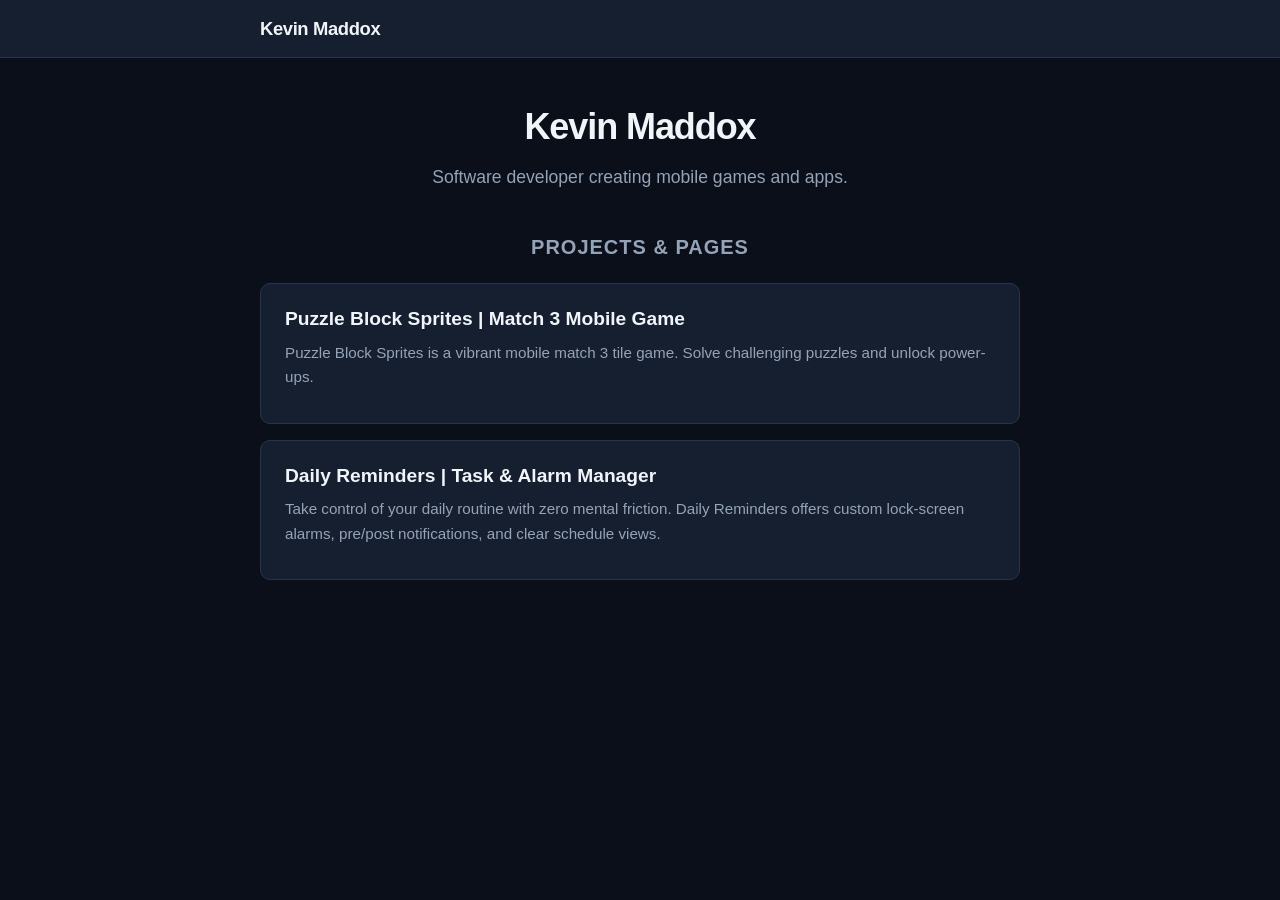
<file: index.html>
﻿<!DOCTYPE html>
<html lang="en">
	<head>
		<title>Kevin Maddox | Games &amp; Mobile Applications</title>
		<meta name="description" content="Official directory and home page for Kevin Maddox games and mobile applications.">
		<link rel="stylesheet" href="style-639299333703189840.css">
		<meta name="keywords" content="Kevin Maddox, indie game developer, Puzzle Block Sprites, mobile apps, software developer">
		<meta name="author" content="Kevin Maddox">
		<meta name="robots" content="index, follow">
		<meta name="last-modified" content="2026-11-10T18:49:30Z">
		<meta property="og:title" content="Kevin Maddox | Games &amp; Mobile Applications">
		<meta property="og:description" content="Official directory and home page for Kevin Maddox games and mobile applications.">
		<meta property="og:type" content="website">
		<meta property="og:site_name" content="Kevin Maddox">
		<meta name="twitter:card" content="summary_large_image">
		<meta name="twitter:title" content="Kevin Maddox | Games &amp; Mobile Applications">
		<meta name="twitter:description" content="Official directory and home page for Kevin Maddox games and mobile applications.">
		<link rel="icon" type="image/png" href="./favicon-96x96.png" sizes="96x96" />
		<link rel="icon" type="image/svg+xml" href="./favicon.svg" />
		<link rel="shortcut icon" href="./favicon.ico" />
		<link rel="apple-touch-icon" sizes="180x180" href="./apple-touch-icon.png" />
		<link rel="manifest" href="./site.webmanifest" />
	</head>
	<body>
		<header class="site-header">
			<nav class="topbar-nav" aria-label="Global Navigation">
				<a href="./index.html" class="brand-logo">Kevin Maddox</a>
			</nav>
		</header>
		<main class="main-container">
			<section class="hero-section">
				<h1>Kevin Maddox</h1>
				<p>Software developer creating mobile games and apps.</p>
			</section>
			<section class="directory-section">
				<h2>Projects &amp; Pages</h2>
				<ul class="card-list">
					<li class="card-item">
						<a href="Games/PuzzleBlockSprites/puzzle-block-sprites.html" class="card-link">
							<span class="card-title">Puzzle Block Sprites | Match 3 Mobile Game</span>
							<span class="card-desc">Puzzle Block Sprites is a vibrant mobile match 3 tile game. Solve challenging puzzles and unlock power-ups.</span>
						</a>
					</li>
					<li class="card-item">
						<a href="Apps/DailyReminders/daily-reminders.html" class="card-link">
							<span class="card-title">Daily Reminders | Task &amp; Alarm Manager</span>
							<span class="card-desc">Take control of your daily routine with zero mental friction. Daily Reminders offers custom lock-screen alarms, pre/post notifications, and clear schedule views.</span>
						</a>
					</li>
				</ul>
			</section>
		</main>
	</body>
</html>
</file>
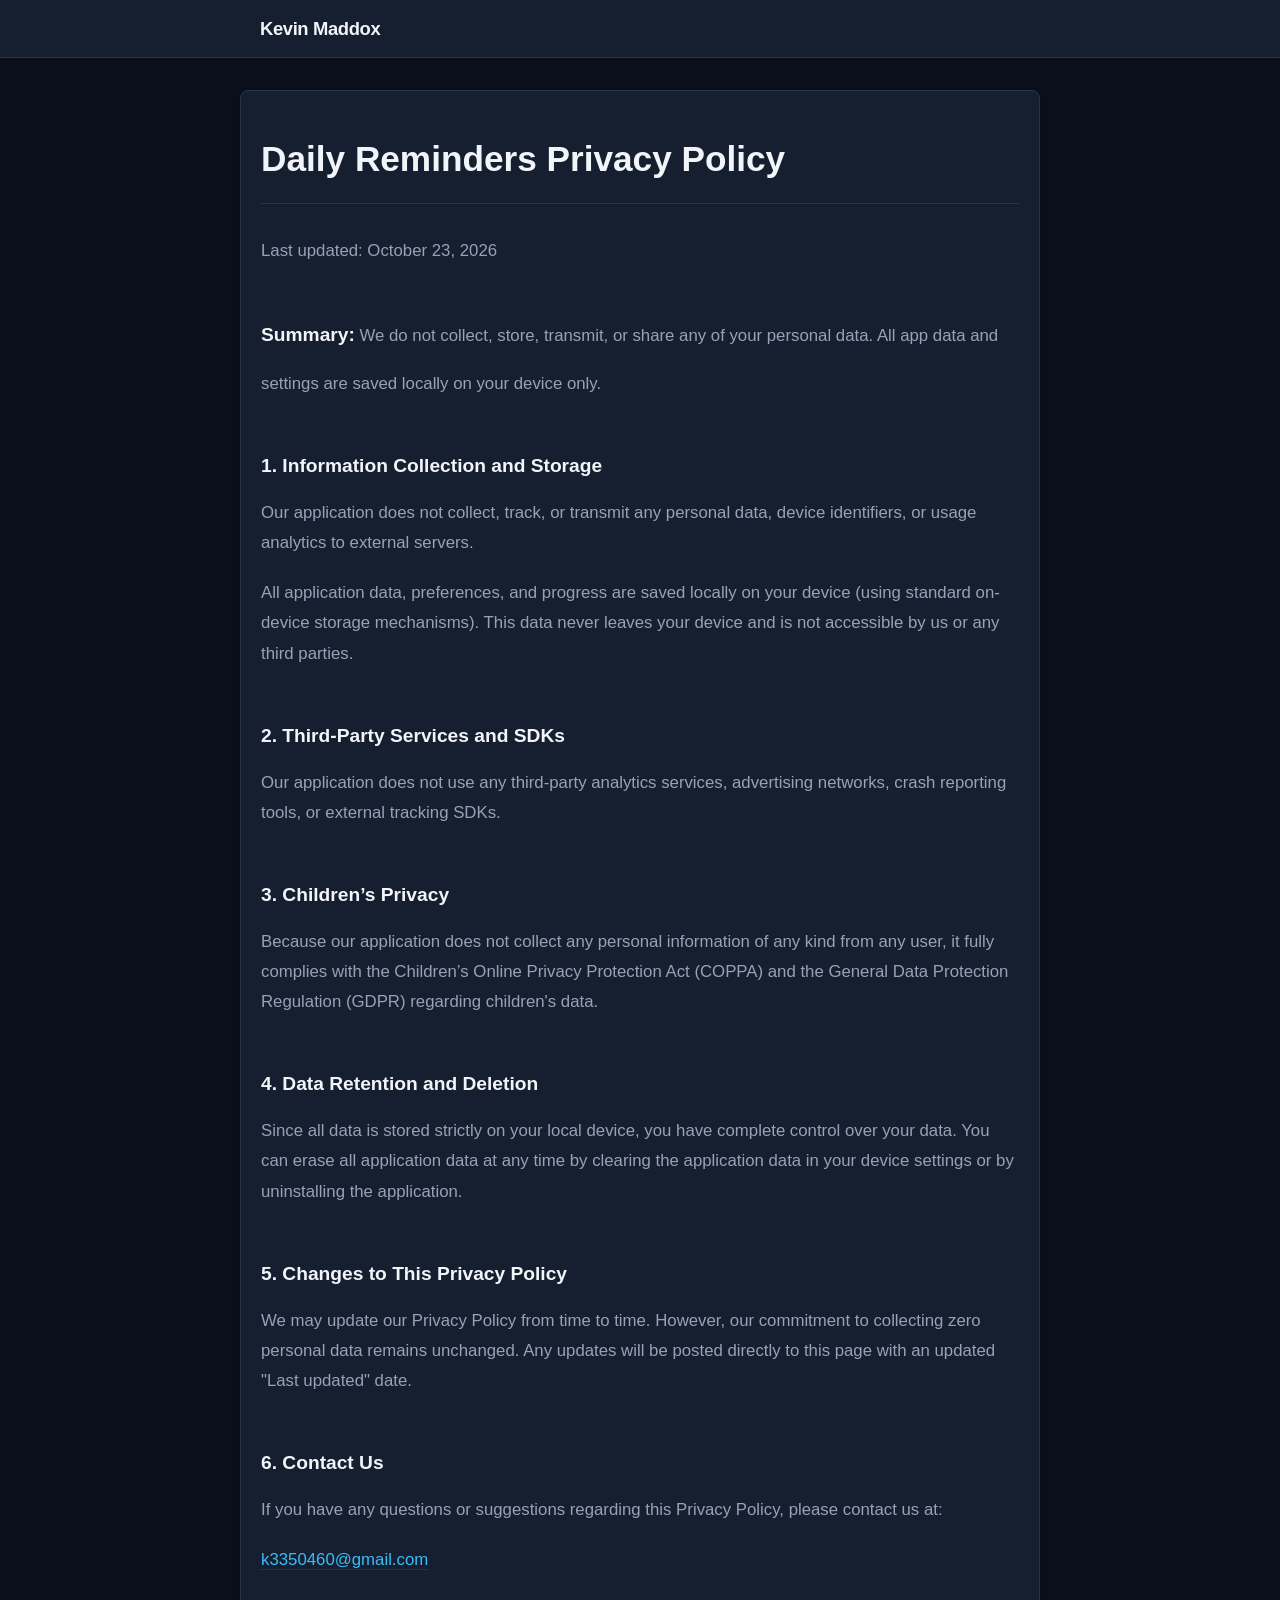
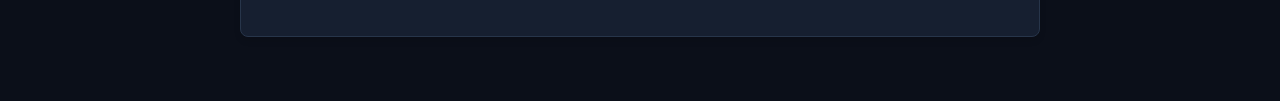
<file: Apps/DailyReminders/daily-reminders-privacy-policy.html>
﻿<!DOCTYPE html>
<html lang="en">
	<head>
		<title>Daily Reminders Privacy Policy</title>
		<meta name="description" content="Daily Reminders Privacy Policy">
		<meta name="keywords" content="DailyReminders, privacy policy, app">
		<meta name="author" content="Kevin Maddox">
		<meta name="robots" content="noindex, follow">
		<meta name="last-modified" content="2026-01-01T06:00:00Z">
		<meta property="og:title" content="Daily Reminders Privacy Policy">
		<meta property="og:description" content="Daily Reminders Privacy Policy">
		<meta property="og:type" content="website">
		<meta property="og:site_name" content="Kevin Maddox">
		<meta name="twitter:card" content="summary_large_image">
		<meta name="twitter:title" content="Daily Reminders Privacy Policy">
		<meta name="twitter:description" content="Daily Reminders Privacy Policy">
		<link rel="icon" type="image/png" href="../../favicon-96x96.png" sizes="96x96" />
		<link rel="icon" type="image/svg+xml" href="../../favicon.svg" />
		<link rel="shortcut icon" href="../../favicon.ico" />
		<link rel="apple-touch-icon" sizes="180x180" href="../../apple-touch-icon.png" />
		<link rel="manifest" href="../../site.webmanifest" />
		<link rel="stylesheet" href="../../style-639299333703189840.css">
		<link rel="stylesheet" href="../../style-game-privacy-policy-639299333703189840.css">
	</head>
	<body>
		<header class="site-header">
			<nav class="topbar-nav" aria-label="Global Navigation">
				<a href="../../index.html" class="brand-logo">Kevin Maddox</a>
			</nav>
		</header>
		<div class="privacy-content-wrapper">
			<h1>Daily Reminders Privacy Policy</h1>
			<p>Last updated: October 23, 2026</p>

<p><strong>Summary:</strong> We do not collect, store, transmit, or share any of your personal data. All app data and settings are saved locally on your device only.</p>

<h2>1. Information Collection and Storage</h2>
<p>Our application does not collect, track, or transmit any personal data, device identifiers, or usage analytics to external servers.</p>
<p>All application data, preferences, and progress are saved locally on your device (using standard on-device storage mechanisms). This data never leaves your device and is not accessible by us or any third parties.</p>

<h2>2. Third-Party Services and SDKs</h2>
<p>Our application does not use any third-party analytics services, advertising networks, crash reporting tools, or external tracking SDKs.</p>

<h2>3. Children’s Privacy</h2>
<p>Because our application does not collect any personal information of any kind from any user, it fully complies with the Children’s Online Privacy Protection Act (COPPA) and the General Data Protection Regulation (GDPR) regarding children's data.</p>

<h2>4. Data Retention and Deletion</h2>
<p>Since all data is stored strictly on your local device, you have complete control over your data. You can erase all application data at any time by clearing the application data in your device settings or by uninstalling the application.</p>

<h2>5. Changes to This Privacy Policy</h2>
<p>We may update our Privacy Policy from time to time. However, our commitment to collecting zero personal data remains unchanged. Any updates will be posted directly to this page with an updated "Last updated" date.</p>

<h2>6. Contact Us</h2>
<p>If you have any questions or suggestions regarding this Privacy Policy, please contact us at:</p>
<p><a href="mailto:k3350460@gmail.com">k3350460@gmail.com</a></p>

		</div>
	</body>
</html>
</file>
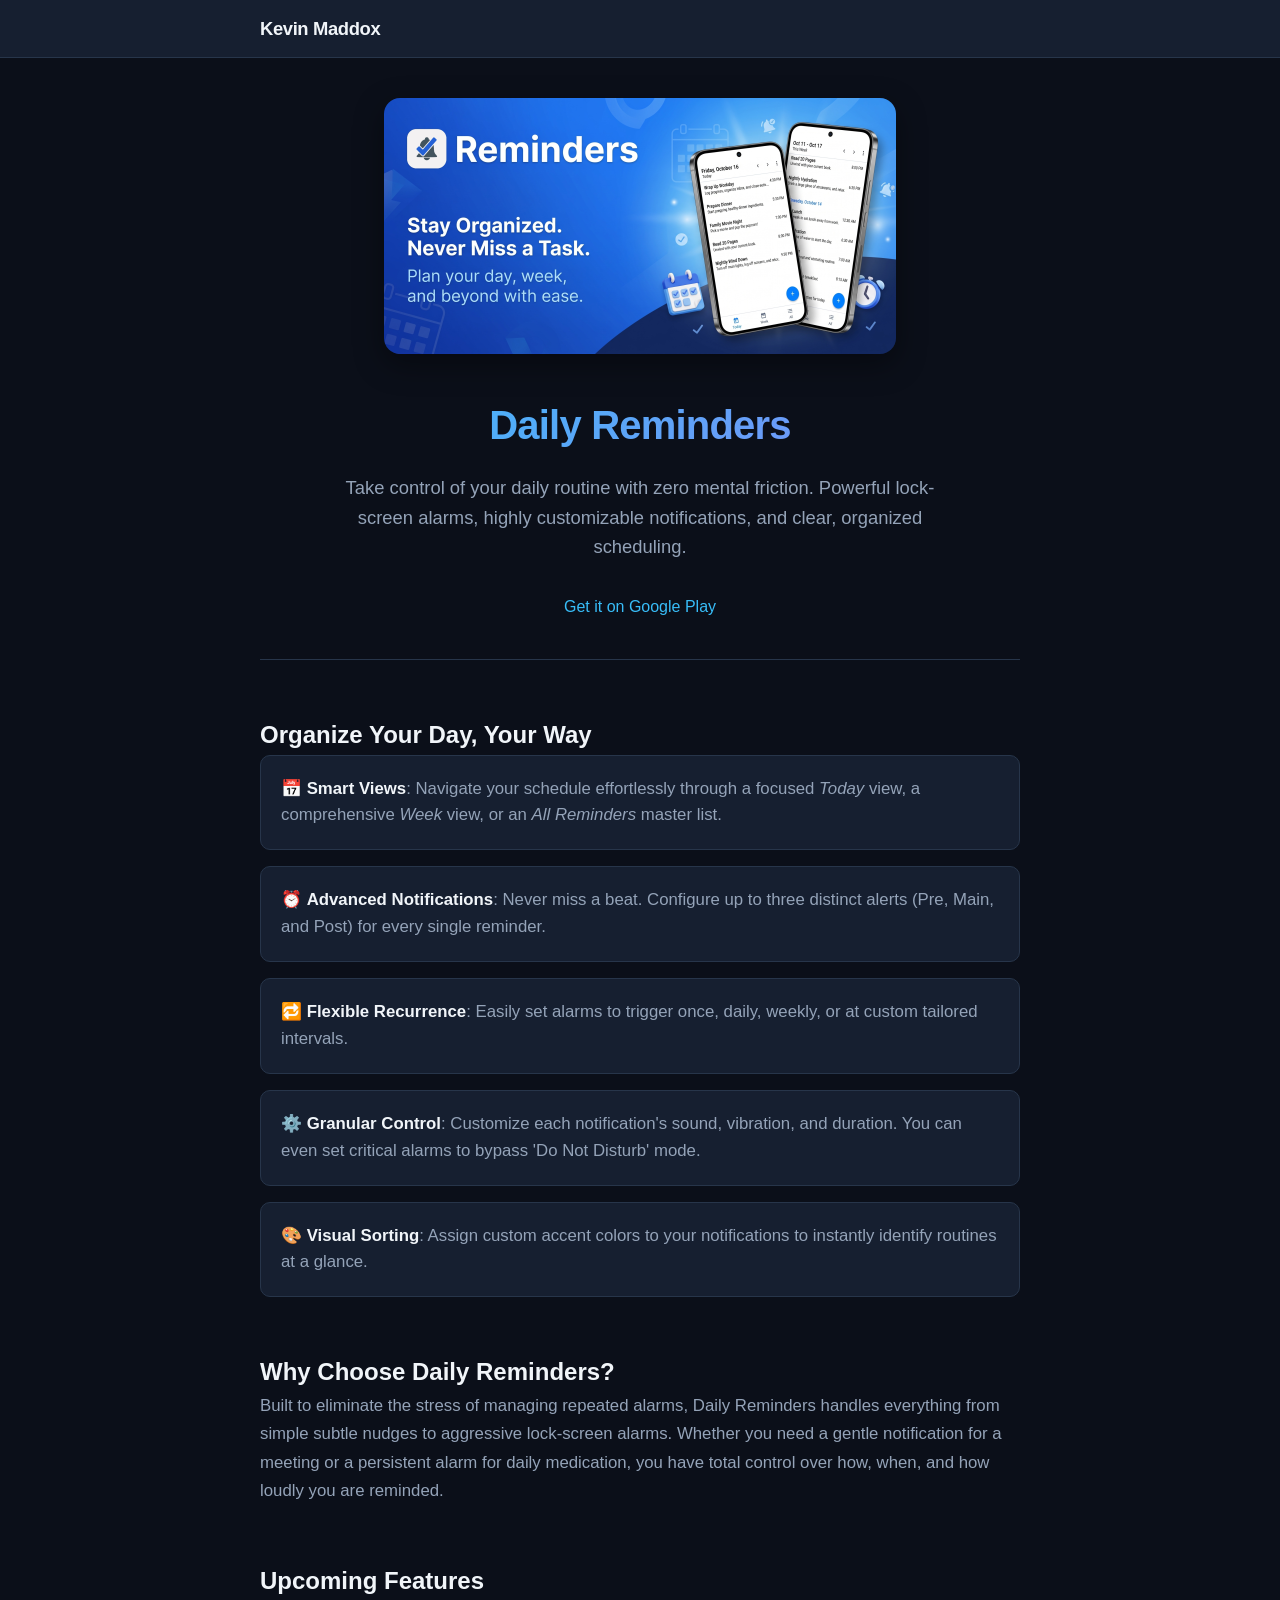
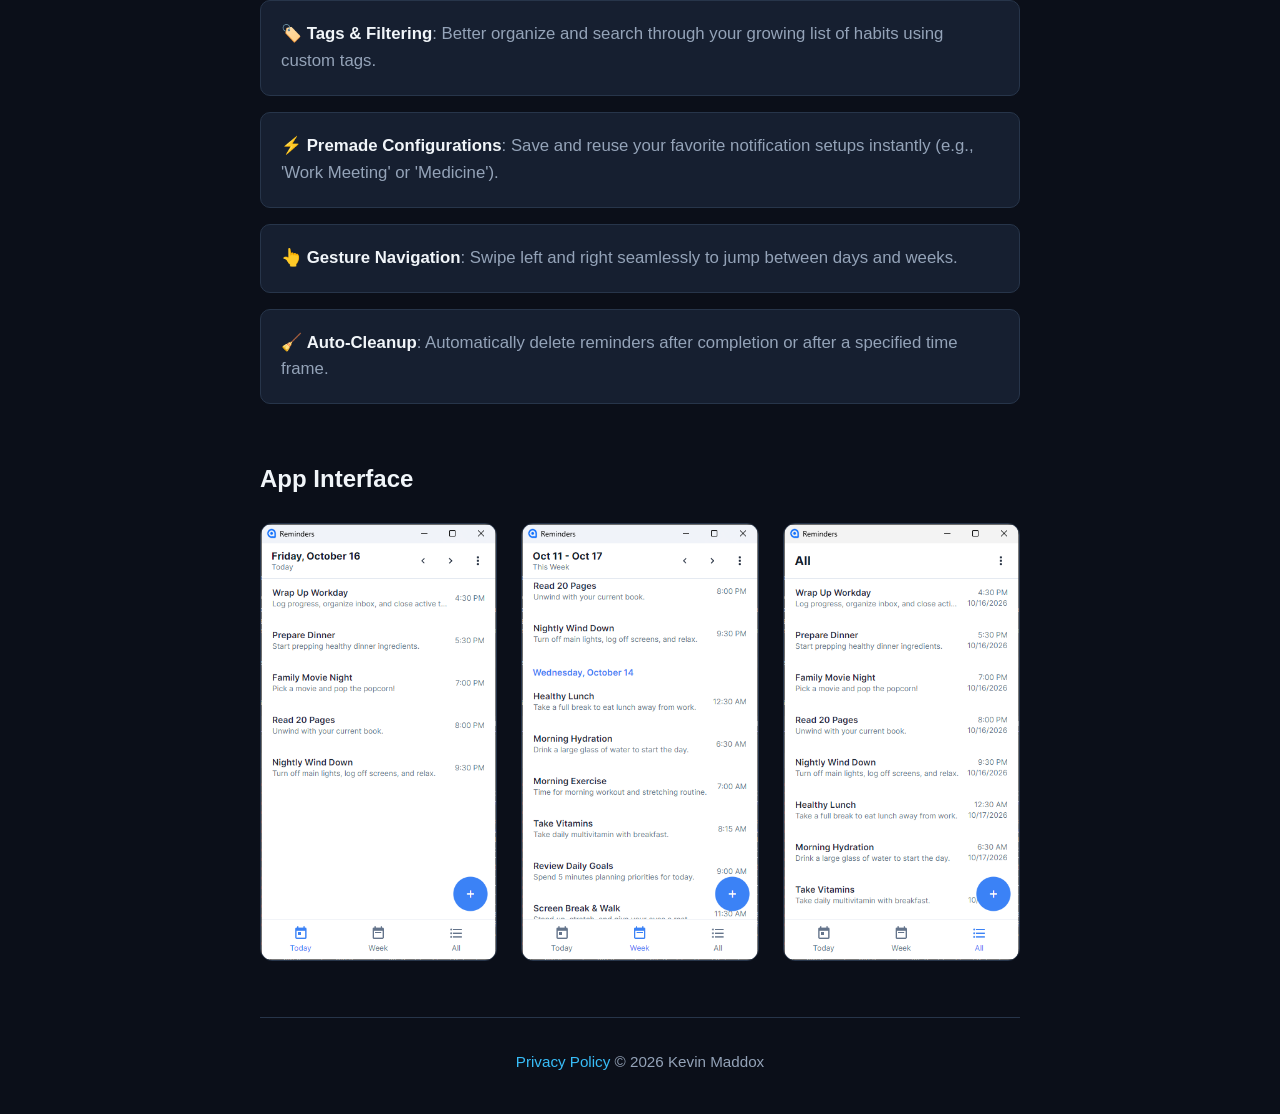
<file: Apps/DailyReminders/daily-reminders.html>
﻿<!DOCTYPE html>
<html lang="en">
	<head>
		<title>Daily Reminders | Task &amp; Alarm Manager</title>
		<meta name="description" content="Take control of your daily routine with zero mental friction. Daily Reminders offers custom lock-screen alarms, pre/post notifications, and clear schedule views.">
		<link rel="stylesheet" href="../../style-639299333703189840.css">
		<link rel="stylesheet" href="../../style-game-landing-page-639299333703189840.css">
		<meta name="keywords" content="Daily Reminders, alarms, notifications, daily routine, task manager, Android app">
		<meta name="author" content="Kevin Maddox">
		<meta name="robots" content="index, follow">
		<meta name="last-modified" content="2026-10-21T05:00:00Z">
		<meta property="og:title" content="Daily Reminders | Task &amp; Alarm Manager">
		<meta property="og:description" content="Take control of your daily routine with zero mental friction. Daily Reminders offers custom lock-screen alarms, pre/post notifications, and clear schedule views.">
		<meta property="og:type" content="website">
		<meta property="og:site_name" content="Kevin Maddox">
		<meta name="twitter:card" content="summary_large_image">
		<meta name="twitter:title" content="Daily Reminders | Task &amp; Alarm Manager">
		<meta name="twitter:description" content="Take control of your daily routine with zero mental friction. Daily Reminders offers custom lock-screen alarms, pre/post notifications, and clear schedule views.">
		<link rel="icon" type="image/png" href="../../favicon-96x96.png" sizes="96x96" />
		<link rel="icon" type="image/svg+xml" href="../../favicon.svg" />
		<link rel="shortcut icon" href="../../favicon.ico" />
		<link rel="apple-touch-icon" sizes="180x180" href="../../apple-touch-icon.png" />
		<link rel="manifest" href="../../site.webmanifest" />
	</head>
	<body>
		<header class="site-header">
			<nav class="topbar-nav" aria-label="Global Navigation">
				<a href="../../index.html" class="brand-logo">Kevin Maddox</a>
			</nav>
		</header>
		<main class="game-main">
			<section class="game-hero">
				<div class="hero-img-container">
					<img src="feature-graphic-1024-500-reminders.png" alt="Daily Reminders App Feature Image" class="hero-feature-img" loading="lazy">
				</div>
				<h1 class="game-title">Daily Reminders</h1>
				<p class="game-tagline">
					Take control of your daily routine with zero mental friction. Powerful lock-screen alarms, highly customizable notifications, and clear, organized scheduling.
				</p>
				<a href="https://play.google.com/store/apps/details?id=com.kevinmaddox.dailyreminders">Get it on Google Play</a>
			</section>
			<section class="game-section">
				<h2>Organize Your Day, Your Way</h2>
				<ul class="features-grid">
					<li>📅 <strong>Smart Views</strong>: Navigate your schedule effortlessly through a focused <em>Today</em> view, a comprehensive <em>Week</em> view, or an <em>All Reminders</em> master list.</li>
					<li>⏰ <strong>Advanced Notifications</strong>: Never miss a beat. Configure up to three distinct alerts (Pre, Main, and Post) for every single reminder.</li>
					<li>🔁 <strong>Flexible Recurrence</strong>: Easily set alarms to trigger once, daily, weekly, or at custom tailored intervals.</li>
					<li>⚙️ <strong>Granular Control</strong>: Customize each notification's sound, vibration, and duration. You can even set critical alarms to bypass 'Do Not Disturb' mode.</li>
					<li>🎨 <strong>Visual Sorting</strong>: Assign custom accent colors to your notifications to instantly identify routines at a glance.</li>
				</ul>
			</section>
			<section class="game-section">
				<h2>Why Choose Daily Reminders?</h2>
				<p>Built to eliminate the stress of managing repeated alarms, Daily Reminders handles everything from simple subtle nudges to aggressive lock-screen alarms. Whether you need a gentle notification for a meeting or a persistent alarm for daily medication, you have total control over how, when, and how loudly you are reminded.</p>
			</section>
			<section class="game-section">
				<h2>Upcoming Features</h2>
				<ul class="features-grid">
					<li>🏷️ <strong>Tags &amp; Filtering</strong>: Better organize and search through your growing list of habits using custom tags.</li>
					<li>⚡ <strong>Premade Configurations</strong>: Save and reuse your favorite notification setups instantly (e.g., 'Work Meeting' or 'Medicine').</li>
					<li>👆 <strong>Gesture Navigation</strong>: Swipe left and right seamlessly to jump between days and weeks.</li>
					<li>🧹 <strong>Auto-Cleanup</strong>: Automatically delete reminders after completion or after a specified time frame.</li>
				</ul>
			</section>
			<section class="game-section">
				<h2>App Interface</h2>
				<div class="screenshots-grid">
					<img src="Screenshot 2026-10-16 151937.png" alt="Today View Interface" class="screenshot-item" loading="lazy">
					<img src="Screenshot 2026-10-16 151956.png" alt="Week View Interface" class="screenshot-item" loading="lazy">
					<img src="Screenshot 2026-10-16 152000.png" alt="Reminder Editor Interface" class="screenshot-item" loading="lazy">
				</div>
			</section>
			<footer>
				<nav class="game-footer">
					<a href="daily-reminders-privacy-policy.html">Privacy Policy</a>
					<span class="footer-copyright">&copy; 2026 Kevin Maddox</span>
				</nav>
			</footer>
		</main>
	</body>
</html>
</file>
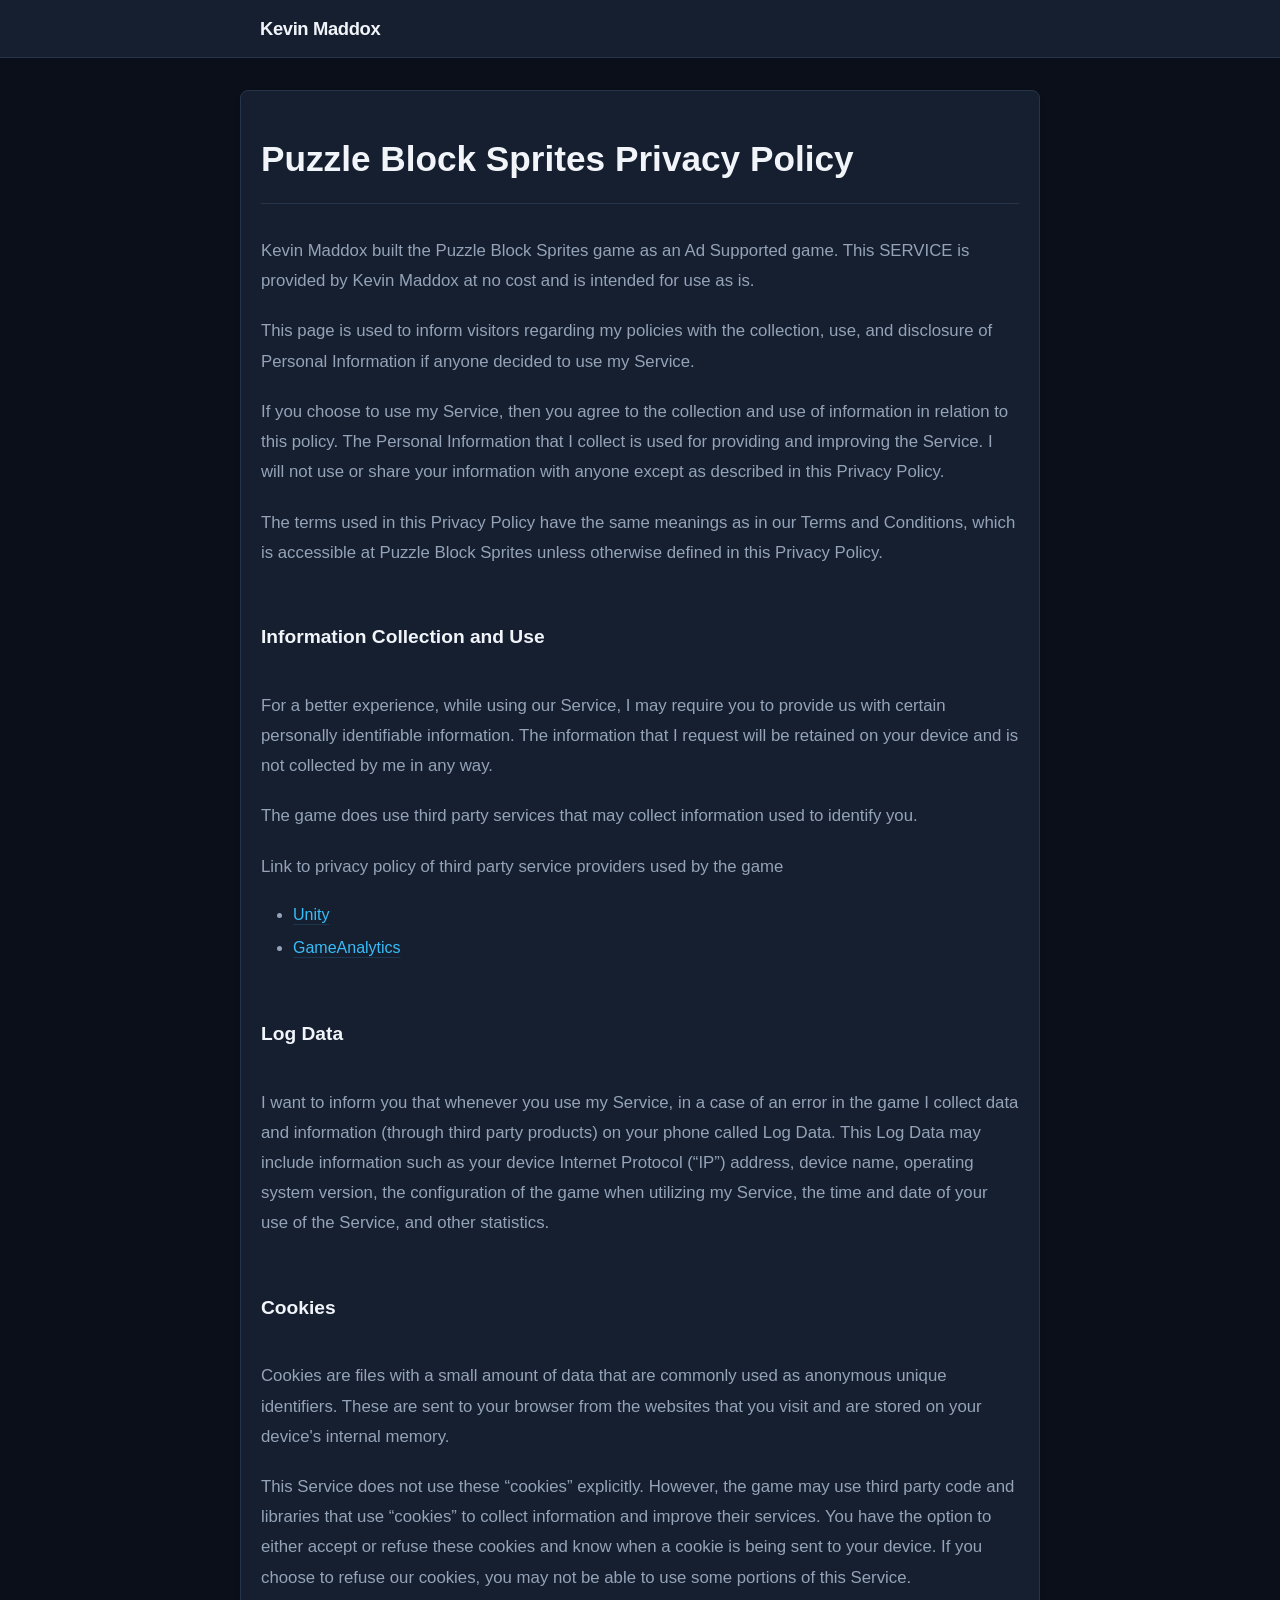
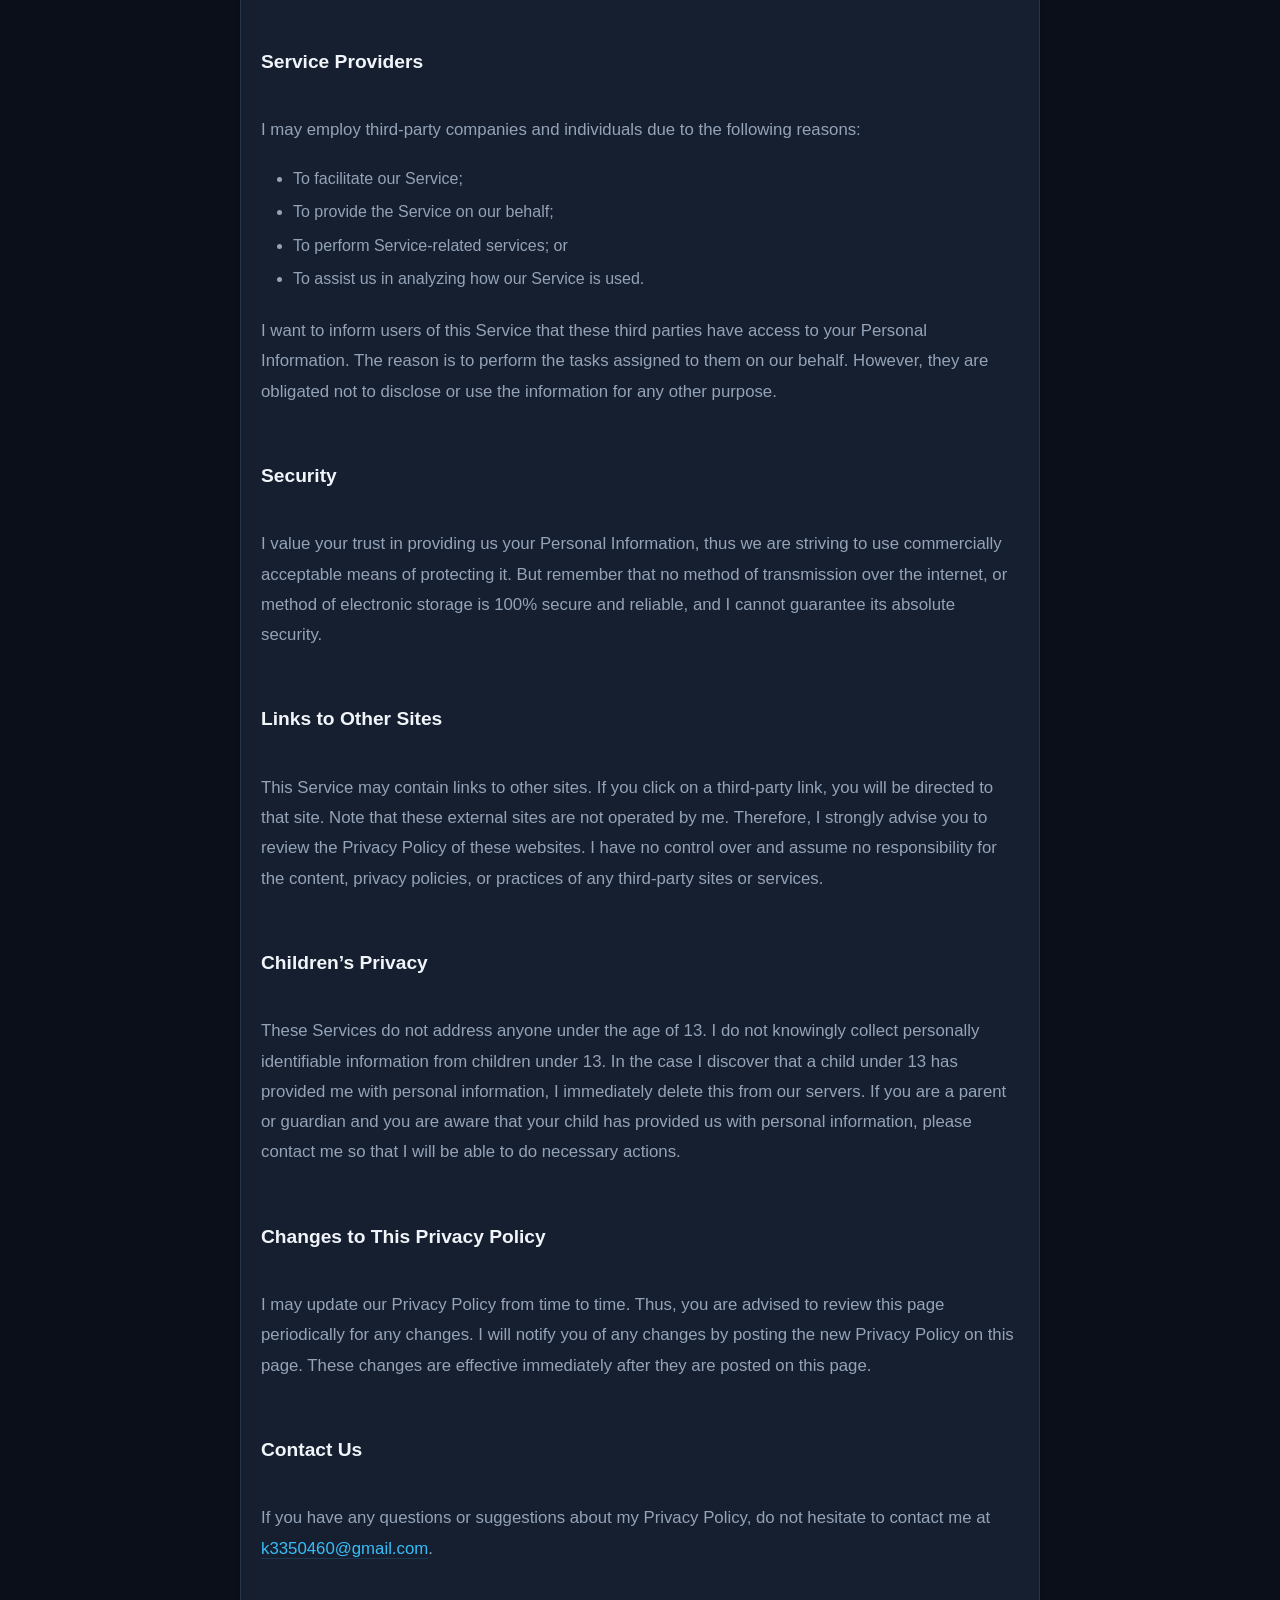
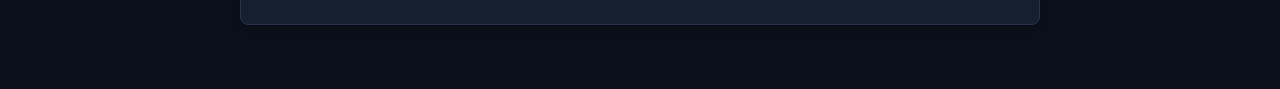
<file: Games/PuzzleBlockSprites/puzzle-block-sprites-privacy-policy.html>
﻿<!DOCTYPE html>
<html lang="en">
	<head>
		<title>Puzzle Block Sprites Privacy Policy</title>
		<meta name="description" content="Privacy Policy and data collection details for the mobile game Puzzle Block Sprites.">
		<meta name="keywords" content="Puzzle Block Sprites, privacy policy, mobile game, data collection">
		<meta name="author" content="Kevin Maddox">
		<meta name="robots" content="noindex, follow">
		<meta name="last-modified" content="2025-04-27T05:00:00Z">
		<meta property="og:title" content="Puzzle Block Sprites Privacy Policy">
		<meta property="og:description" content="Privacy Policy and data collection details for the mobile game Puzzle Block Sprites.">
		<meta property="og:type" content="website">
		<meta property="og:site_name" content="Kevin Maddox">
		<meta name="twitter:card" content="summary_large_image">
		<meta name="twitter:title" content="Puzzle Block Sprites Privacy Policy">
		<meta name="twitter:description" content="Privacy Policy and data collection details for the mobile game Puzzle Block Sprites.">
		<link rel="icon" type="image/png" href="../../favicon-96x96.png" sizes="96x96" />
		<link rel="icon" type="image/svg+xml" href="../../favicon.svg" />
		<link rel="shortcut icon" href="../../favicon.ico" />
		<link rel="apple-touch-icon" sizes="180x180" href="../../apple-touch-icon.png" />
		<link rel="manifest" href="../../site.webmanifest" />
		<link rel="stylesheet" href="../../style-639299333703189840.css">
		<link rel="stylesheet" href="../../style-game-privacy-policy-639299333703189840.css">
	</head>
	<body>
		<header class="site-header">
			<nav class="topbar-nav" aria-label="Global Navigation">
				<a href="../../index.html" class="brand-logo">Kevin Maddox</a>
			</nav>
		</header>
		<div class="privacy-content-wrapper">
			<h1>Puzzle Block Sprites Privacy Policy</h1>
			<p>Kevin Maddox built the Puzzle Block Sprites game as an Ad Supported game. This SERVICE is provided by Kevin Maddox at no cost and is intended for use as is.</p>

<p>This page is used to inform visitors regarding my policies with the collection, use, and disclosure of Personal Information if anyone decided to use my Service.</p>

<p>If you choose to use my Service, then you agree to the collection and use of information in relation to this policy. The Personal Information that I collect is used for providing and improving the Service. I will not use or share your information with anyone except as described in this Privacy Policy.</p>

<p>The terms used in this Privacy Policy have the same meanings as in our Terms and Conditions, which is accessible at Puzzle Block Sprites unless otherwise defined in this Privacy Policy.</p>

<p><strong>Information Collection and Use</strong></p>

<p>For a better experience, while using our Service, I may require you to provide us with certain personally identifiable information. The information that I request will be retained on your device and is not collected by me in any way.</p>

<p>The game does use third party services that may collect information used to identify you.</p>

<p>Link to privacy policy of third party service providers used by the game</p>

<ul>
    <li><a href="https://unity3d.com/legal/privacy-policy" rel="noreferrer noopener" target="_blank">Unity</a></li>
    <li><a href="https://gameanalytics.com/privacy" rel="noreferrer noopener" target="_blank">GameAnalytics</a></li>
</ul>

<p><strong>Log Data</strong></p>

<p>I want to inform you that whenever you use my Service, in a case of an error in the game I collect data and information (through third party products) on your phone called Log Data. This Log Data may include information such as your device Internet Protocol (“IP”) address, device name, operating system version, the configuration of the game when utilizing my Service, the time and date of your use of the Service, and other statistics.</p>

<p><strong>Cookies</strong></p>

<p>Cookies are files with a small amount of data that are commonly used as anonymous unique identifiers. These are sent to your browser from the websites that you visit and are stored on your device's internal memory.</p>

<p>This Service does not use these “cookies” explicitly. However, the game may use third party code and libraries that use “cookies” to collect information and improve their services. You have the option to either accept or refuse these cookies and know when a cookie is being sent to your device. If you choose to refuse our cookies, you may not be able to use some portions of this Service.</p>

<p><strong>Service Providers</strong></p>

<p>I may employ third-party companies and individuals due to the following reasons:</p>

<ul>
    <li>To facilitate our Service;</li>
    <li>To provide the Service on our behalf;</li>
    <li>To perform Service-related services; or</li>
    <li>To assist us in analyzing how our Service is used.</li>
</ul>

<p>I want to inform users of this Service that these third parties have access to your Personal Information. The reason is to perform the tasks assigned to them on our behalf. However, they are obligated not to disclose or use the information for any other purpose.</p>

<p><strong>Security</strong></p>

<p>I value your trust in providing us your Personal Information, thus we are striving to use commercially acceptable means of protecting it. But remember that no method of transmission over the internet, or method of electronic storage is 100% secure and reliable, and I cannot guarantee its absolute security.</p>

<p><strong>Links to Other Sites</strong></p>

<p>This Service may contain links to other sites. If you click on a third-party link, you will be directed to that site. Note that these external sites are not operated by me. Therefore, I strongly advise you to review the Privacy Policy of these websites. I have no control over and assume no responsibility for the content, privacy policies, or practices of any third-party sites or services.</p>

<p><strong>Children’s Privacy</strong></p>

<p>These Services do not address anyone under the age of 13. I do not knowingly collect personally identifiable information from children under 13. In the case I discover that a child under 13 has provided me with personal information, I immediately delete this from our servers. If you are a parent or guardian and you are aware that your child has provided us with personal information, please contact me so that I will be able to do necessary actions.</p>

<p><strong>Changes to This Privacy Policy</strong></p>

<p>I may update our Privacy Policy from time to time. Thus, you are advised to review this page periodically for any changes. I will notify you of any changes by posting the new Privacy Policy on this page. These changes are effective immediately after they are posted on this page.</p>

<p><strong>Contact Us</strong></p>

<p>If you have any questions or suggestions about my Privacy Policy, do not hesitate to contact me at <a href="mailto:k3350460@gmail.com">k3350460@gmail.com</a>.</p>
		</div>
	</body>
</html>
</file>
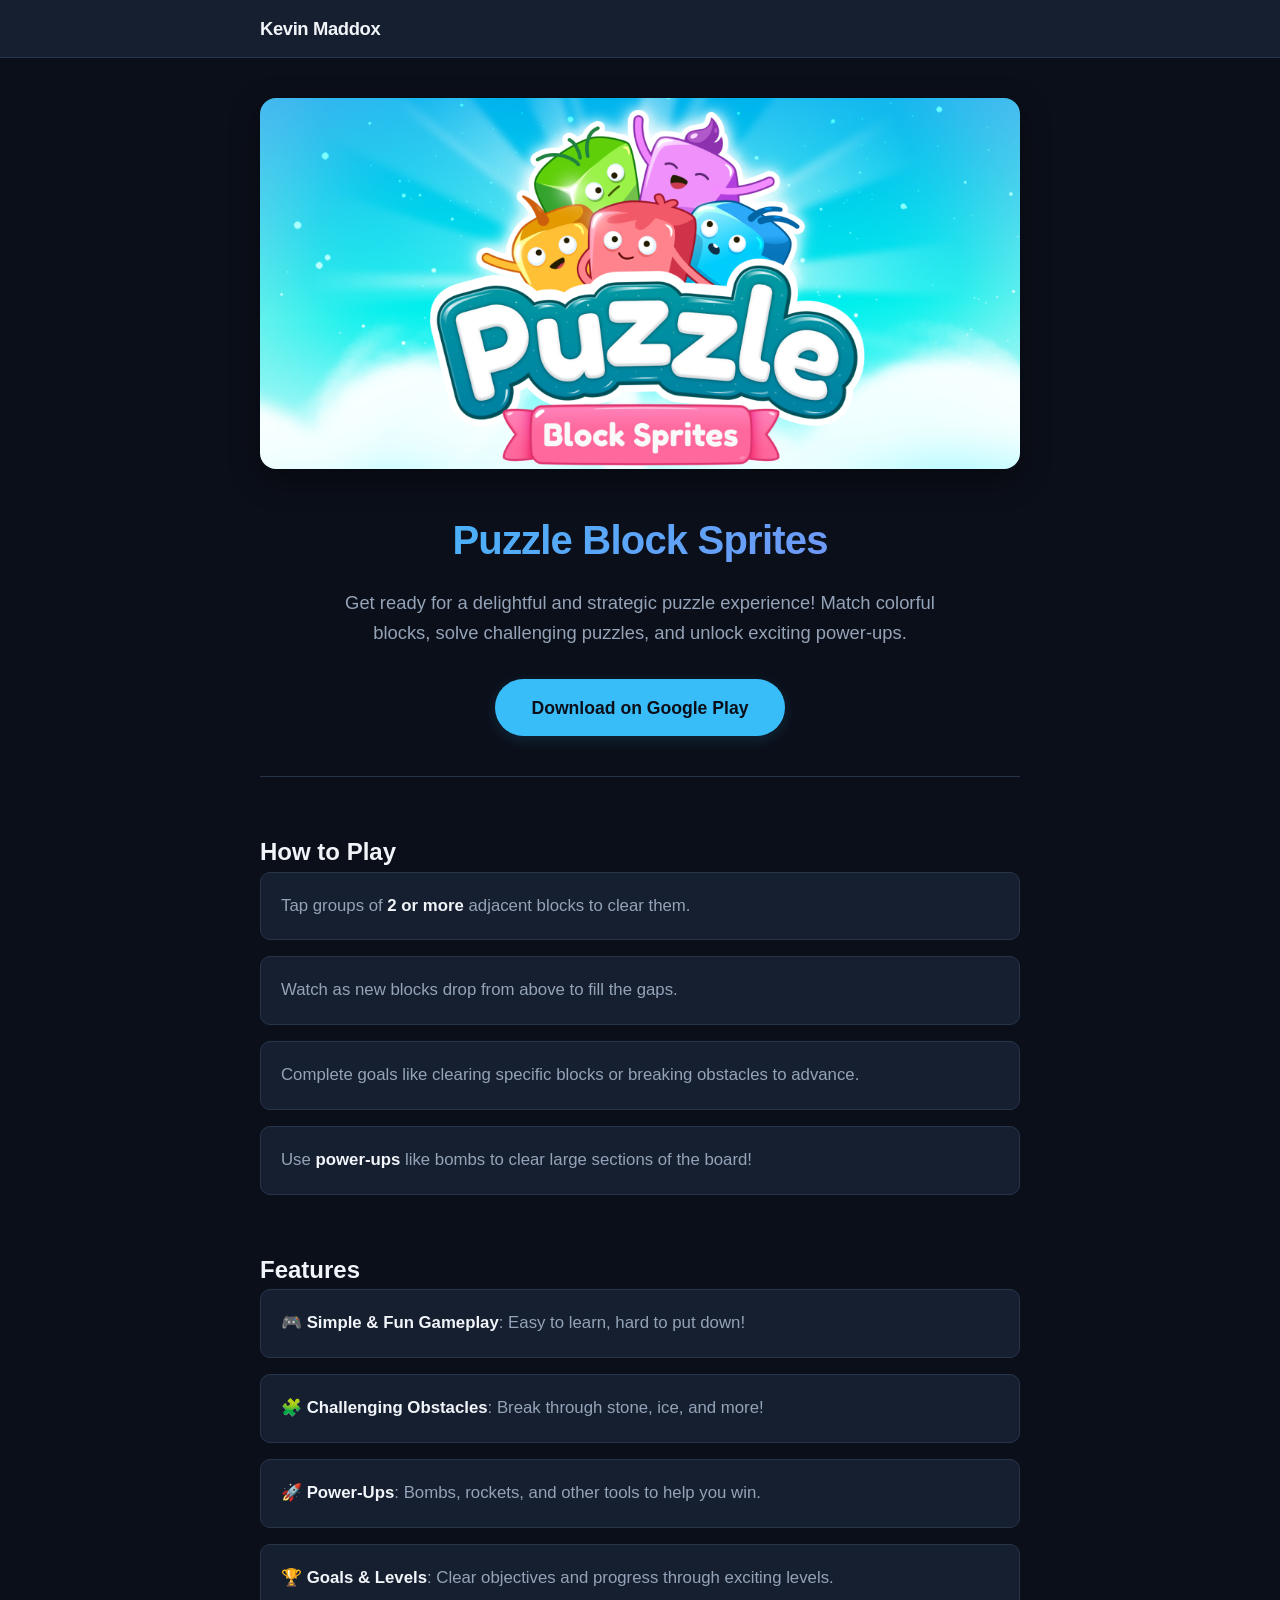
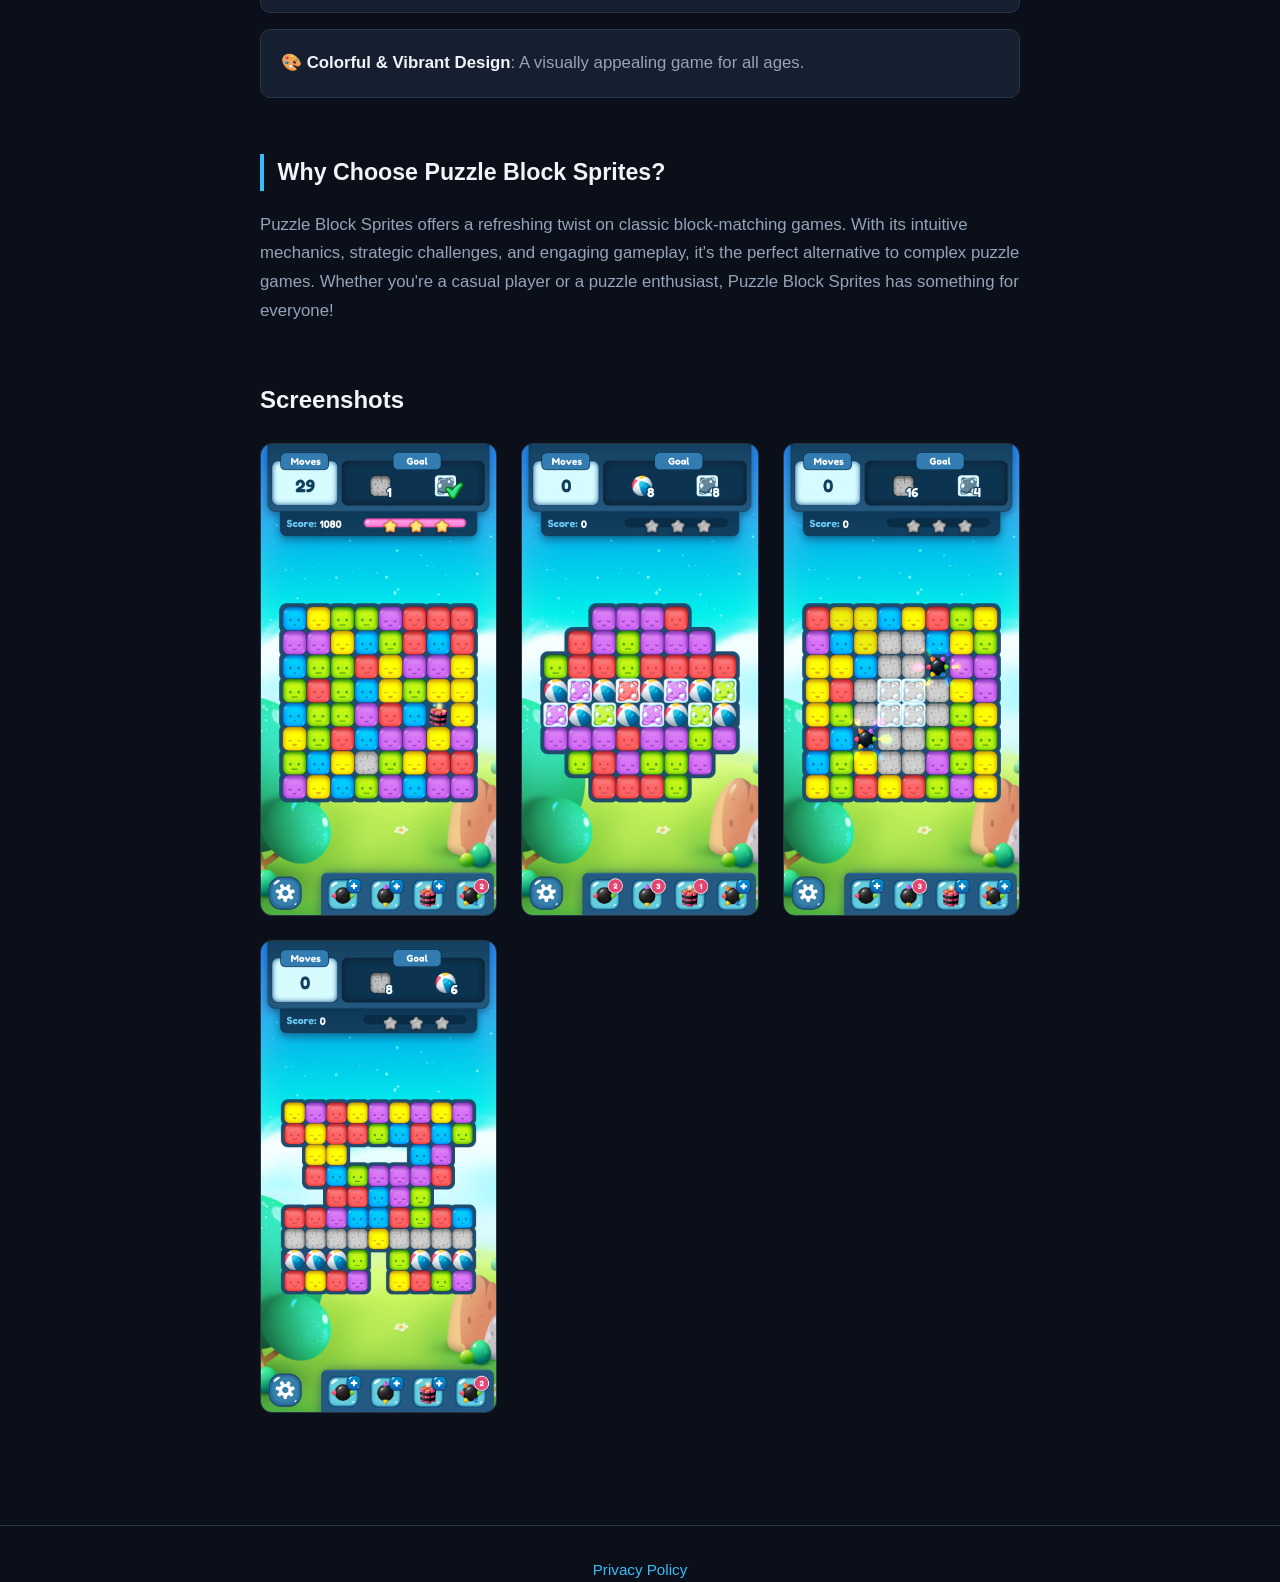
<file: Games/PuzzleBlockSprites/puzzle-block-sprites.html>
﻿<!DOCTYPE html>
<html lang="en">
	<head>
		<title>Puzzle Block Sprites | Match 3 Mobile Game</title>
		<meta name="description" content="Puzzle Block Sprites is a vibrant mobile match 3 tile game. Solve challenging puzzles and unlock power-ups.">
		<link rel="stylesheet" href="../../style-639299333703189840.css">
		<link rel="stylesheet" href="../../style-game-landing-page-639299333703189840.css">
		<meta name="keywords" content="PuzzleBlockSprites, puzzle, match 3, mobile game, Kevin Maddox">
		<meta name="author" content="Kevin Maddox">
		<meta name="robots" content="index, follow">
		<meta name="last-modified" content="2026-01-01T06:00:00Z">
		<meta property="og:title" content="Puzzle Block Sprites | Match 3 Mobile Game">
		<meta property="og:description" content="Puzzle Block Sprites is a vibrant mobile match 3 tile game. Solve challenging puzzles and unlock power-ups.">
		<meta property="og:type" content="website">
		<meta property="og:site_name" content="Kevin Maddox">
		<meta name="twitter:card" content="summary_large_image">
		<meta name="twitter:title" content="Puzzle Block Sprites | Match 3 Mobile Game">
		<meta name="twitter:description" content="Puzzle Block Sprites is a vibrant mobile match 3 tile game. Solve challenging puzzles and unlock power-ups.">
		<link rel="icon" type="image/png" href="../../favicon-96x96.png" sizes="96x96" />
		<link rel="icon" type="image/svg+xml" href="../../favicon.svg" />
		<link rel="shortcut icon" href="../../favicon.ico" />
		<link rel="apple-touch-icon" sizes="180x180" href="../../apple-touch-icon.png" />
		<link rel="manifest" href="../../site.webmanifest" />
	</head>
	<body>
		<header class="site-header">
			<nav class="topbar-nav" aria-label="Global Navigation">
				<a href="../../index.html" class="brand-logo">Kevin Maddox</a>
			</nav>
		</header>
		<main class="game-main">
			<section class="game-hero">
				<div class="hero-img-container">
					<img src="FeatureImage.png" alt="Puzzle Block Sprites Feature Image" class="hero-feature-img" loading="lazy">
				</div>
				<h1 class="game-title">Puzzle Block Sprites</h1>
				<p class="game-tagline">
					Get ready for a delightful and strategic puzzle experience! Match colorful blocks, solve challenging puzzles, and unlock exciting power-ups.
				</p>
				<a href="https://play.google.com/store/apps/details?id=com.KevinMaddox.PuzzleMatch" target="_blank" class="btn-download">Download on Google Play</a>
			</section>
			<section class="game-section">
				<h2>How to Play</h2>
				<ul class="features-grid">
					<li>Tap groups of <strong>2 or more</strong> adjacent blocks to clear them.</li>
					<li>Watch as new blocks drop from above to fill the gaps.</li>
					<li>Complete goals like clearing specific blocks or breaking obstacles to advance.</li>
					<li>Use <strong>power-ups</strong> like bombs to clear large sections of the board!</li>
				</ul>
			</section>
			<section class="game-section">
				<h2>Features</h2>
				<ul class="features-grid">
					<li>🎮 <strong>Simple &amp; Fun Gameplay</strong>: Easy to learn, hard to put down!</li>
					<li>🧩 <strong>Challenging Obstacles</strong>: Break through stone, ice, and more!</li>
					<li>🚀 <strong>Power-Ups</strong>: Bombs, rockets, and other tools to help you win.</li>
					<li>🏆 <strong>Goals &amp; Levels</strong>: Clear objectives and progress through exciting levels.</li>
					<li>🎨 <strong>Colorful &amp; Vibrant Design</strong>: A visually appealing game for all ages.</li>
				</ul>
			</section>
			<section class="game-section">
				<h3>Why Choose Puzzle Block Sprites?</h3>
				<p>Puzzle Block Sprites offers a refreshing twist on classic block-matching games. With its intuitive mechanics, strategic challenges, and engaging gameplay, it&#39;s the perfect alternative to complex puzzle games. Whether you&#39;re a casual player or a puzzle enthusiast, Puzzle Block Sprites has something for everyone!</p>
			</section>
			<section class="game-section">
				<h2>Screenshots</h2>
				<div class="screenshots-grid">
					<img src="Screenshot-May-13-2025-11_07_39-AM.png" alt="Gameplay Screenshot 1" class="screenshot-item" loading="lazy">
					<img src="Screenshot-May-13-2025-11_54_21-AM.png" alt="Gameplay Screenshot 2" class="screenshot-item" loading="lazy">
					<img src="Screenshot-May-13-2025-11_45_33-AM.png" alt="Gameplay Screenshot 3" class="screenshot-item" loading="lazy">
					<img src="Screenshot-May-13-2025-11_22_03-AM.png" alt="Gameplay Screenshot 4" class="screenshot-item" loading="lazy">
				</div>
			</section>
		</main>
		<footer>
			<nav class="game-footer">
				<a href="puzzle-block-sprites-privacy-policy.html" class="game-footer-link">Privacy Policy</a>
			</nav>
		</footer>
	</body>
</html>
</file>
<file: style-639299333703189840.css>
/* ==========================================================================
   Modern Dark Theme Reset & Global Design Variables
   ========================================================================== */
:root {
    --bg-base: #0b0f19;
    --bg-surface: #161f30;
    --bg-surface-hover: #1e293b;
    --border-color: #27354a;
    --text-main: #f1f5f9;
    --text-muted: #94a3b8;
    --accent-primary: #38bdf8;
    --accent-hover: #7dd3fc;
    --accent-subtle: rgba(56, 189, 248, 0.15);
    --badge-dev-bg: #334155;
    --badge-dev-text: #cbd5e1;
    --font-stack: -apple-system, BlinkMacSystemFont, "Segoe UI", Roboto, Helvetica, Arial, sans-serif;
    --max-width: 800px;
}

* {
    box-sizing: border-box;
    margin: 0;
    padding: 0;
}

body {
    background-color: var(--bg-base);
    color: var(--text-main);
    font-family: var(--font-stack);
    line-height: 1.6;
    -webkit-font-smoothing: antialiased;
    display: flex;
    flex-direction: column;
    min-height: 100vh;
}

a {
    color: var(--accent-primary);
    text-decoration: none;
    transition: color 0.2s ease;
}

a:hover {
    color: var(--accent-hover);
}

/* ==========================================================================
   Reusable Sticky Topbar Header
   ========================================================================== */
.site-header {
    background-color: var(--bg-surface);
    border-bottom: 1px solid var(--border-color);
    position: sticky;
    top: 0;
    z-index: 1000;
    backdrop-filter: blur(8px);
}

.topbar-nav {
    max-width: var(--max-width);
    margin: 0 auto;
    padding: 0.85rem 1.25rem;
    display: flex;
    align-items: center;
    justify-content: space-between;
    width: 100%;
}

.brand-logo {
    font-weight: 700;
    font-size: 1.15rem;
    color: var(--text-main);
    letter-spacing: -0.02em;
}

.brand-logo:hover {
    color: var(--accent-primary);
}

.topbar-links {
    display: flex;
    gap: 1.25rem;
    margin-left: auto;
}

.nav-link {
    color: var(--text-muted);
    font-size: 0.95rem;
    font-weight: 500;
}

.nav-link:hover {
    color: var(--accent-primary);
}

/* ==========================================================================
   Main Layout & Centered Directory Cards
   ========================================================================== */
.main-container {
    max-width: var(--max-width);
    margin: 0 auto;
    padding: 2.5rem 1.25rem 4.0rem;
    width: 100%;
    flex: 1;
}

.hero-section {
    text-align: center;
    margin-bottom: 2.5rem;
}

.hero-section h1 {
    font-size: 2.25rem;
    font-weight: 800;
    color: var(--text-main);
    margin-bottom: 0.5rem;
    letter-spacing: -0.03em;
}

.hero-section p {
    color: var(--text-muted);
    font-size: 1.1rem;
    max-width: 580px;
    margin: 0 auto;
}

.directory-section h2 {
    font-size: 1.25rem;
    font-weight: 600;
    color: var(--text-muted);
    text-transform: uppercase;
    letter-spacing: 0.05em;
    margin-bottom: 1.25rem;
    text-align: center;
}

.card-list {
    list-style: none;
    display: flex;
    flex-direction: column;
    gap: 1.0rem;
}

.card-item {
    background-color: var(--bg-surface);
    border: 1px solid var(--border-color);
    border-radius: 10px;
    overflow: hidden;
    transition: transform 0.2s ease, border-color 0.2s ease, background-color 0.2s ease;
}

.card-item:not(.card-disabled):hover {
    transform: translateY(-2px);
    border-color: var(--accent-primary);
    background-color: var(--bg-surface-hover);
}

.card-link {
    display: flex;
    flex-direction: column;
    padding: 1.25rem 1.5rem;
    color: inherit;
}

.card-title {
    font-size: 1.2rem;
    font-weight: 700;
    color: var(--text-main);
    margin-bottom: 0.35rem;
}

.card-desc {
    color: var(--text-muted);
    font-size: 0.95rem;
    margin-bottom: 0.85rem;
}

.card-tag {
    align-self: flex-start;
    font-size: 0.825rem;
    font-weight: 600;
    padding: 0.25rem 0.65rem;
    border-radius: 6px;
}

.tag-active {
    background-color: var(--accent-subtle);
    color: var(--accent-primary);
}

.tag-secondary {
    background-color: rgba(255, 255, 255, 0.06);
    color: var(--text-muted);
}

.tag-dev {
    background-color: var(--badge-dev-bg);
    color: var(--badge-dev-text);
}

.card-disabled {
    opacity: 0.65;
}

/* ==========================================================================
   Responsive Breakpoints
   ========================================================================== */
@media (max-width: 600px) {
    .topbar-nav {
        flex-direction: column;
        gap: 0.65rem;
        text-align: center;
    }

    .topbar-links {
        margin-left: 0;
        justify-content: center;
    }

    .hero-section h1 {
        font-size: 1.85rem;
    }

    .card-link {
        padding: 1.0rem 1.15rem;
    }
}
</file>
<file: style-game-privacy-policy-639299333703189840.css>
/* ==========================================================================
   Privacy Policy Generic Tag Styling
   Designed to style raw HTML without requiring classes or IDs.
   ========================================================================== */

.privacy-content-wrapper {
    max-width: var(--max-width);
    margin: 0 auto;
    padding: 2.5rem 1.25rem;
    background-color: var(--bg-surface);
    border-radius: 8px;
    border: 1px solid var(--border-color);
    margin-top: 2rem;
    margin-bottom: 4rem;
    box-shadow: 0 4px 6px rgba(0, 0, 0, 0.1);
}

/* Typography & Spacing */
.privacy-content-wrapper h1 {
    font-size: 2.2rem;
    color: var(--text-main);
    margin-bottom: 2rem;
    padding-bottom: 1rem;
    border-bottom: 1px solid var(--border-color);
}

.privacy-content-wrapper h2, 
.privacy-content-wrapper h3, 
.privacy-content-wrapper strong {
    color: var(--text-main);
    margin-top: 2rem;
    margin-bottom: 1rem;
    display: inline-block;
    font-size: 1.2rem;
}

.privacy-content-wrapper p {
    color: var(--text-muted);
    line-height: 1.8;
    margin-bottom: 1.25rem;
    font-size: 1.05rem;
}

/* Lists */
.privacy-content-wrapper ul {
    list-style-type: disc;
    margin-left: 2rem;
    margin-bottom: 1.5rem;
    color: var(--text-muted);
}

.privacy-content-wrapper li {
    margin-bottom: 0.5rem;
    line-height: 1.6;
}

/* Links */
.privacy-content-wrapper a {
    color: var(--accent-primary);
    text-decoration: underline;
    text-decoration-color: var(--accent-subtle);
    text-underline-offset: 4px;
    transition: color 0.2s, text-decoration-color 0.2s;
}

.privacy-content-wrapper a:hover {
    color: var(--accent-hover);
    text-decoration-color: var(--accent-hover);
}
</file>
<file: style-game-landing-page-639299333703189840.css>
/* ==========================================================================
   Game Landing Page Layout & Semantics
   ========================================================================== */
.game-main {
    max-width: var(--max-width);
    margin: 0 auto;
    padding: 2.5rem 1.25rem;
    flex: 1;
}

/* Hero Section */
.game-hero {
    text-align: center;
    margin-bottom: 3.5rem;
    padding-bottom: 2.5rem;
    border-bottom: 1px solid var(--border-color);
}
.hero-img-container {
    margin-bottom: 2rem;
}
.hero-feature-img {
    max-width: 100%;
    height: auto;
    border-radius: 16px;
    box-shadow: 0 10px 30px rgba(0, 0, 0, 0.4);
}
.game-title {
    font-size: 2.5rem;
    font-weight: 800;
    margin-bottom: 1rem;
    background: linear-gradient(135deg, var(--accent-primary), #818cf8);
    -webkit-background-clip: text;
    -webkit-text-fill-color: transparent;
    letter-spacing: -0.02em;
}
.game-tagline {
    font-size: 1.15rem;
    color: var(--text-muted);
    max-width: 600px;
    margin: 0 auto 2rem auto;
}

/* Call to Action Button */
.btn-download {
    display: inline-block;
    background-color: var(--accent-primary);
    color: #0b0f19 !important; /* Forces dark text on the bright accent */
    font-size: 1.1rem;
    font-weight: 700;
    padding: 0.9rem 2.25rem;
    border-radius: 50px;
    transition: transform 0.2s ease, background-color 0.2s ease, box-shadow 0.2s ease;
    box-shadow: 0 4px 15px var(--accent-subtle);
}
.btn-download:hover {
    background-color: var(--accent-hover);
    transform: translateY(-2px);
    box-shadow: 0 6px 20px rgba(56, 189, 248, 0.3);
    text-decoration: none;
}

/* Sections & Typography */
.game-section {
    margin-bottom: 3.5rem;
}
.game-section h3 {
    font-size: 1.45rem;
    color: var(--text-main);
    margin-bottom: 1.25rem;
    border-left: 4px solid var(--accent-primary);
    padding-left: 0.85rem;
}
.game-section p {
    color: var(--text-muted);
    font-size: 1.05rem;
    line-height: 1.7;
    margin-bottom: 1.25rem;
}

/* Styled Features / How To Play Grid */
.features-grid {
    list-style: none;
    display: grid;
    gap: 1rem;
    padding: 0;
}
.features-grid li {
    background-color: var(--bg-surface);
    padding: 1.25rem;
    border-radius: 10px;
    border: 1px solid var(--border-color);
    color: var(--text-muted);
    font-size: 1.05rem;
}
.features-grid strong {
    color: var(--text-main);
}

/* Screenshots Grid */
.screenshots-grid {
    display: grid;
    grid-template-columns: repeat(auto-fit, minmax(220px, 1fr));
    gap: 1.5rem;
    margin-top: 1.5rem;
}
.screenshot-item {
    width: 100%;
    height: auto;
    border-radius: 12px;
    border: 1px solid var(--border-color);
    transition: transform 0.3s ease, border-color 0.3s ease;
}
.screenshot-item:hover {
    transform: scale(1.02);
    border-color: var(--accent-primary);
}

/* Footer Utility */
.game-footer {
    text-align: center;
    padding-top: 2rem;
    border-top: 1px solid var(--border-color);
    margin-top: 1rem;
    color: var(--text-muted);
    font-size: 0.95rem;
}
</file>
